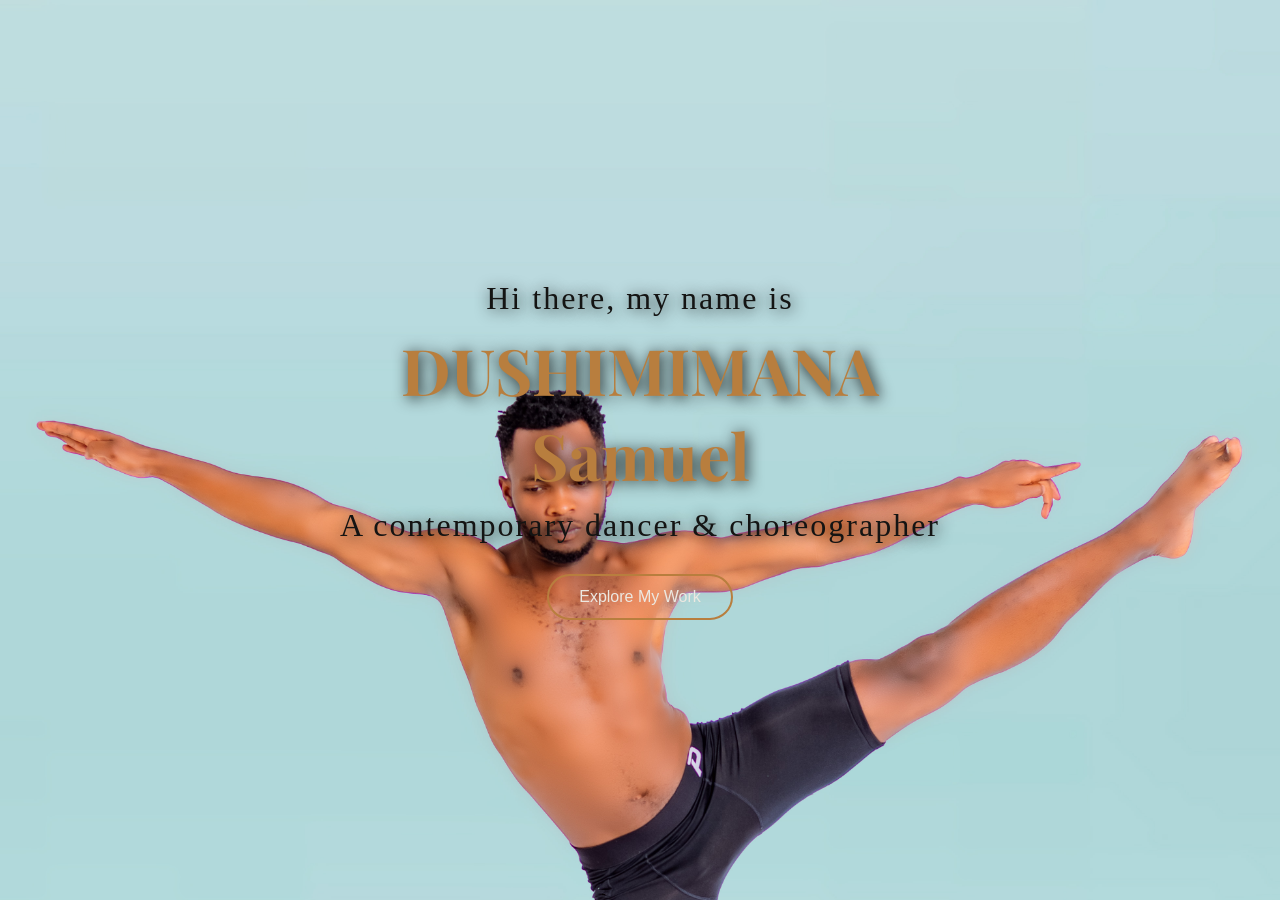
<file: index.html>
<!DOCTYPE html>
<html lang="en">
<head>
  <meta charset="UTF-8">
  <meta name="viewport" content="width=device-width, initial-scale=1.0">
  <title>Samuel | Choreographer</title>
  <link href="https://fonts.googleapis.com/css2?family=Playfair+Display:wght@500;700&family=Raleway:wght@300;500;700&display=swap" rel="stylesheet">
  <link rel="stylesheet" href="index.css">
</head>
<body>
<div class="headline fade-in">
  <p>Hi there, my name is</p>
  <h1>DUSHIMIMANA Samuel</h1>
  <p class="subtitle">A contemporary dancer & choreographer</p>
  <button class="cta-btn"><a href="home.html">Explore My Work</a></button>
</div>

  <script>
    document.addEventListener("DOMContentLoaded", () => {
      document.querySelector(".headline").classList.add("show");
    });
  </script>
</body>
</html>
</file>
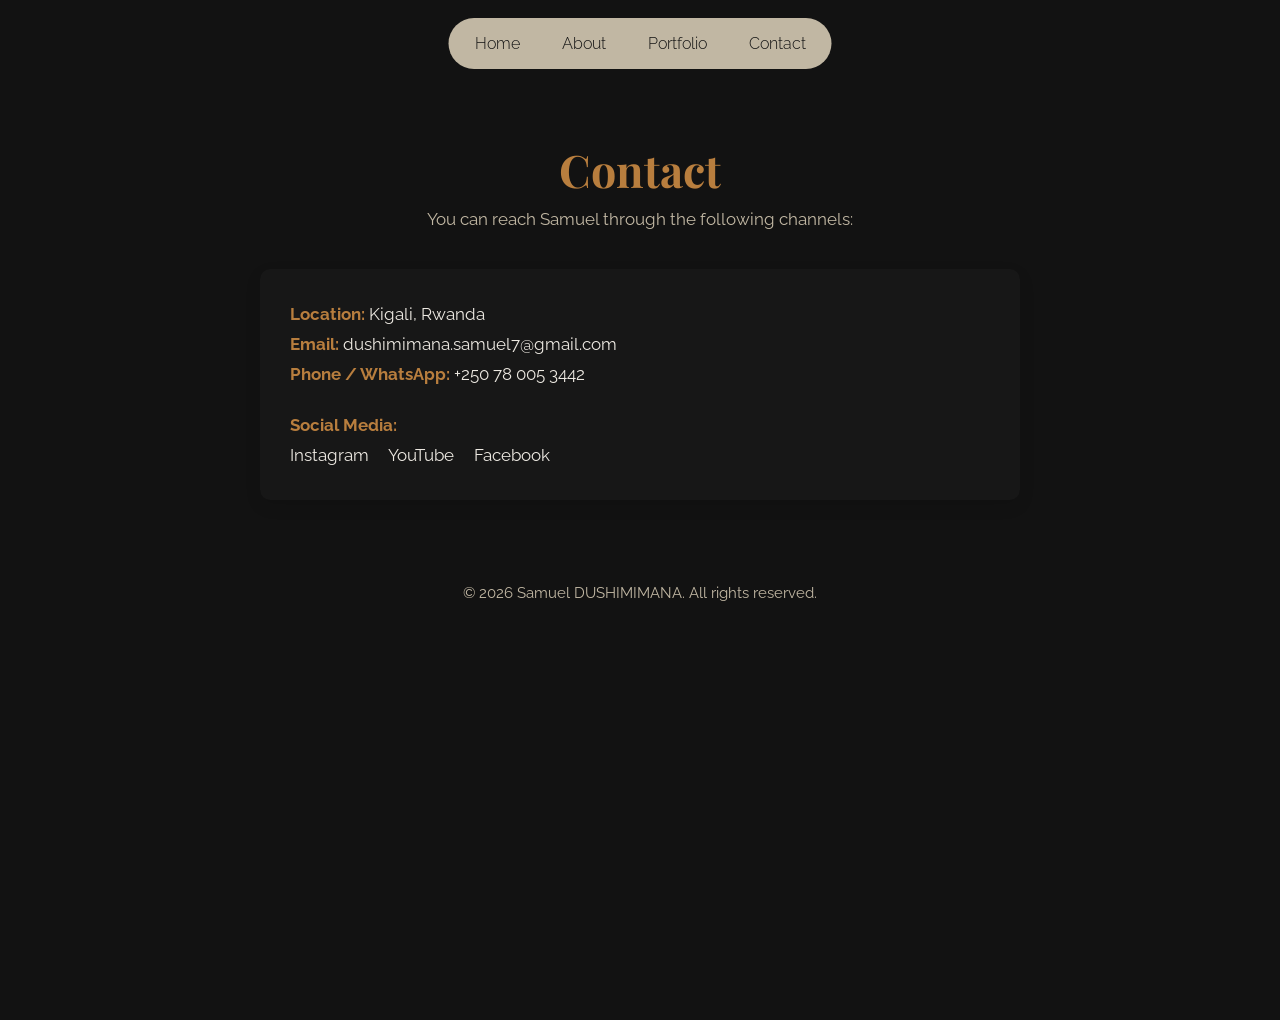
<file: contact.html>
<!DOCTYPE html>
<html lang="en">
<head>
  <meta charset="UTF-8" />
  <meta name="viewport" content="width=device-width, initial-scale=1.0" />
  <title>Contact — Samuel DUSHIMIMANA</title>
  <link href="https://fonts.googleapis.com/css2?family=Playfair+Display:wght@500;700&family=Raleway:wght@200;300;400;600&display=swap" rel="stylesheet">
  <link rel="stylesheet" href="contact.css">
</head>
<body>

  <!-- Navigation -->
  <nav>
    <a href="index.html">Home</a>
    <a href="home.html">About</a>
    <a href="pic.html" target="_parent">Portfolio</a>
    <a href="contact.html" target="_parent">Contact</a>
  </nav>

  <!-- Main Content -->
  <main>
    <h1>Contact</h1>
    <p class="lead">You can reach Samuel through the following channels:</p>

    <div class="contact-info">
      <p><strong>Location:</strong> Kigali, Rwanda</p>
      <p><strong>Email:</strong> dushimimana.samuel7@gmail.com</p>
      <p><strong>Phone / WhatsApp:</strong> +250 78 005 3442</p>

      <div class="social-links">
        <strong>Social Media:</strong><br>
        <a href="https://www.instagram.com/sam_art_100/" target="_blank">Instagram</a>
        <a href="https://www.youtube.com/@samueldushimimana" target="_blank">YouTube</a>
        <a href="https://www.facebook.com/samueldushimimana" target="_blank">Facebook</a>
      </div>
    </div>
  </main>

  <!-- Footer -->
  <footer>
    <p>&copy; <span id="year"></span> Samuel DUSHIMIMANA. All rights reserved.</p>
  </footer>

  <script>
    document.getElementById('year').textContent = new Date().getFullYear();
  </script>

</body>
</html>
</file>
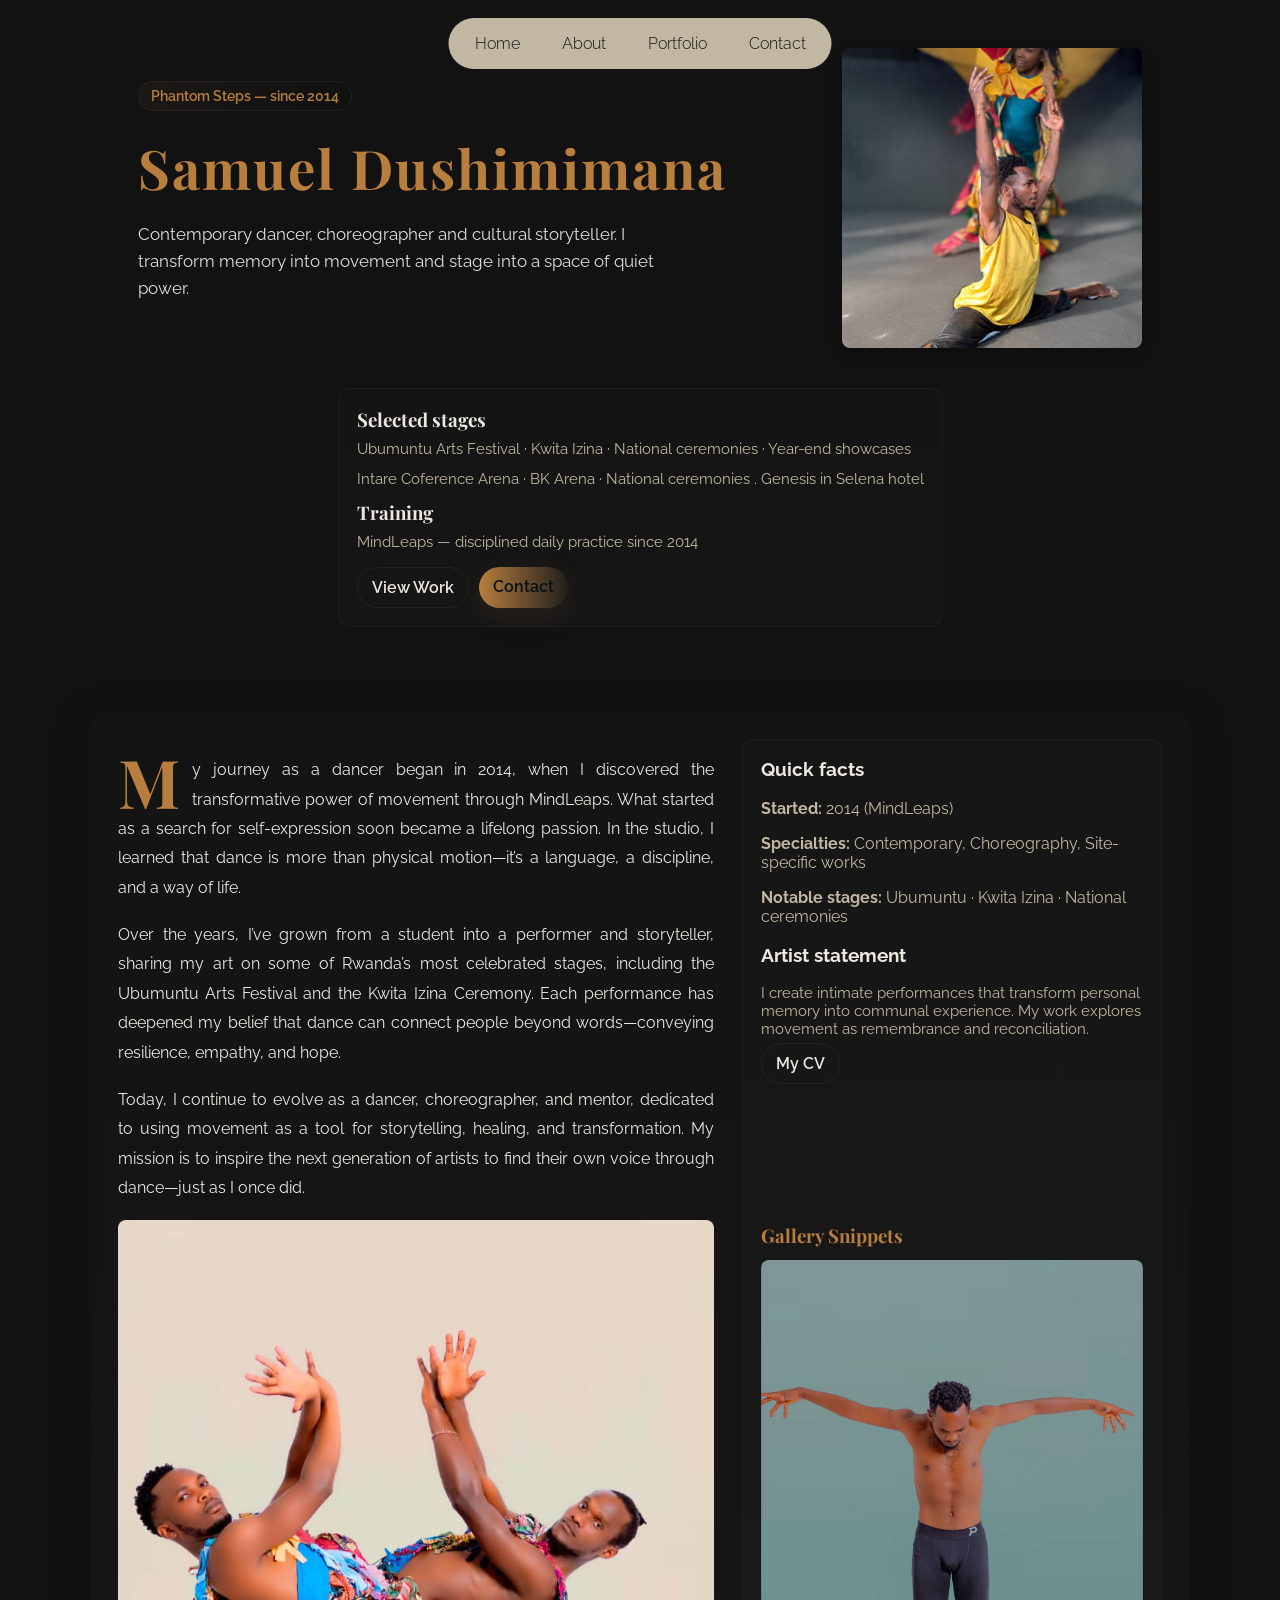
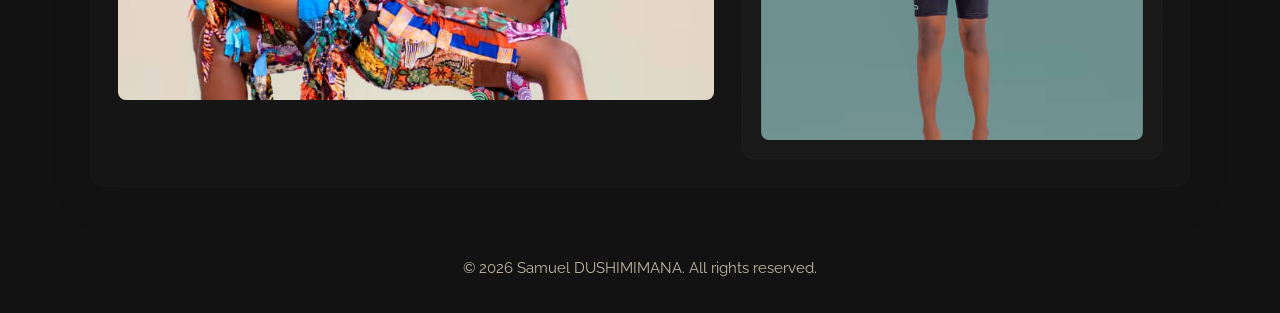
<file: home.html>
<!DOCTYPE html>
<html lang="en">
<head>
  <meta charset="UTF-8" />
  <meta name="viewport" content="width=device-width, initial-scale=1.0" />
  <title>Samuel DUSHIMIMANA — Phantom Steps</title>
  <link rel="stylesheet" href="home.css">
  <link href="https://fonts.googleapis.com/css2?family=Playfair+Display:wght@500;700&family=Raleway:wght@200;300;400;600&display=swap" rel="stylesheet">
</head>
<body>
  <div id="preloader">
    <div class="loader"></div>
  </div>

  <nav>
    <a href="index.html">Home</a>
    <a href="home.html">About</a>
    <a href="pic.html" target="_parent">Portfolio</a>
    <a href="contact.html" target="_parent">Contact</a>
  </nav>

  <section class="hero" aria-label="Intro">
    <div class="hero-inner">
      <div class="hero-left">
        <span class="badge">Phantom Steps — since 2014</span>
        <h1 class="title">Samuel Dushimimana</h1>
        <p class="lead">Contemporary dancer, choreographer and cultural storyteller. I transform memory into movement and stage into a space of quiet power.</p>
      </div>
      <div>
        <img src="pics/p13.jpg" alt="pic1"style="width: 300px; height: 300px; border-radius: 8px; object-fit: cover; box-shadow: 0 4px 12px rgba(0,0,0,0.3);">
      </div>
      <div class="hero-right" style="min-width:320px;">
        <aside style="padding:18px;border-radius:12px;background:linear-gradient(180deg, rgba(255,255,255,0.01), rgba(255,255,255,0.02));border:1px solid rgba(255,255,255,0.03);">
          <div class="meta">
            <h3>Selected stages</h3>
            <p>Ubumuntu Arts Festival · Kwita Izina · National ceremonies · Year-end showcases</p>
            <p>Intare Coference Arena · BK Arena · National ceremonies . Genesis in Selena hotel</p>
            <h3>Training</h3>
            <p>MindLeaps — disciplined daily practice since 2014</p>
            <div class="cta">
              <a class="btn" href="pic.html">View Work</a>
              <a class="btn primary" href="contact.html">Contact</a>
            </div>
          </div>
        </aside>
      </div>
    </div>
  </section>

  <main>
    <div class="grid">
      <article id="statement">
        <p class="reveal"><span class="dropcap">M</span>y journey as a dancer began in 2014, when I discovered the transformative power of movement through MindLeaps. What started as a search for self-expression soon became a lifelong passion. In the studio, I learned that dance is more than physical motion—it’s a language, a discipline, and a way of life.</p>

        <p class="reveal">Over the years, I’ve grown from a student into a performer and storyteller, sharing my art on some of Rwanda’s most celebrated stages, including the Ubumuntu Arts Festival and the Kwita Izina Ceremony. Each performance has deepened my belief that dance can connect people beyond words—conveying resilience, empathy, and hope.</p>

        <p class="reveal">Today, I continue to evolve as a dancer, choreographer, and mentor, dedicated to using movement as a tool for storytelling, healing, and transformation. My mission is to inspire the next generation of artists to find their own voice through dance—just as I once did.</p>
        <img src="pics/p22.jpg" alt="Snippet 2" style="width: 100%; height: 30rem; border-radius: 8px; object-fit: cover;">
      </article>

      <aside>
        <h3 style="margin-top:0">Quick facts</h3>
        <p style="color:var(--muted)"><strong>Started:</strong> 2014 (MindLeaps)</p>
        <p style="color:var(--muted)"><strong>Specialties:</strong> Contemporary, Choreography, Site-specific works</p>
        <p style="color:var(--muted)"><strong>Notable stages:</strong> Ubumuntu · Kwita Izina · National ceremonies</p>
        <h3 style="margin-top:18px">Artist statement</h3>
        <p style="color:var(--muted);font-size:.95rem">I create intimate performances that transform personal memory into communal experience. My work explores movement as remembrance and reconciliation.</p>
        <div style="margin-top:14px">
          <a class="btn" href="Samuel's Resume.pdf" target="_blank">My CV</a>
        </div>
        <div style="margin-top: 24px;">
  <h3 style="color: var(--accent); font-family: 'Playfair Display', serif; margin: 150px 0 12px 0;">Gallery Snippets</h3>
  <div style="display: grid; grid-template-rows: repeat(auto-fit, minmax(120px, 1fr)); gap: 10px;">
    <img src="pics/p21.jpg" alt="Snippet 1" style="width: 100%; height: 30rem; border-radius: 8px; object-fit: cover;">
  </div>
</div>
      </aside>
    </div>
  </main>

  <footer>
    <p>&copy; <span id="year"></span> Samuel DUSHIMIMANA. All rights reserved.</p>
  </footer>

  <script>
    // set year
    document.getElementById('year').textContent = new Date().getFullYear();

    // simple reveal on scroll
    const revealEls = document.querySelectorAll('.reveal');
    const io = new IntersectionObserver((entries)=>{
      entries.forEach(e=>{ if(e.isIntersecting){ e.target.classList.add('show'); io.unobserve(e.target); } })
    },{threshold:0.15});
    revealEls.forEach(el=>io.observe(el));

    // preloader

  const MIN_PRELOADER_TIME = 1500;

  const start = performance.now();

  window.addEventListener("load", function () {
    const duration = performance.now() - start;
    const remaining = MIN_PRELOADER_TIME - duration;

    setTimeout(() => {
      document.body.classList.add("loaded");
      setTimeout(() => {
        const preloader = document.getElementById("preloader");
        if (preloader) preloader.style.display = "none";
      }, 600); 
    }, remaining > 0 ? remaining : 0);
  });
  </script>
</body>
</html>
</file>
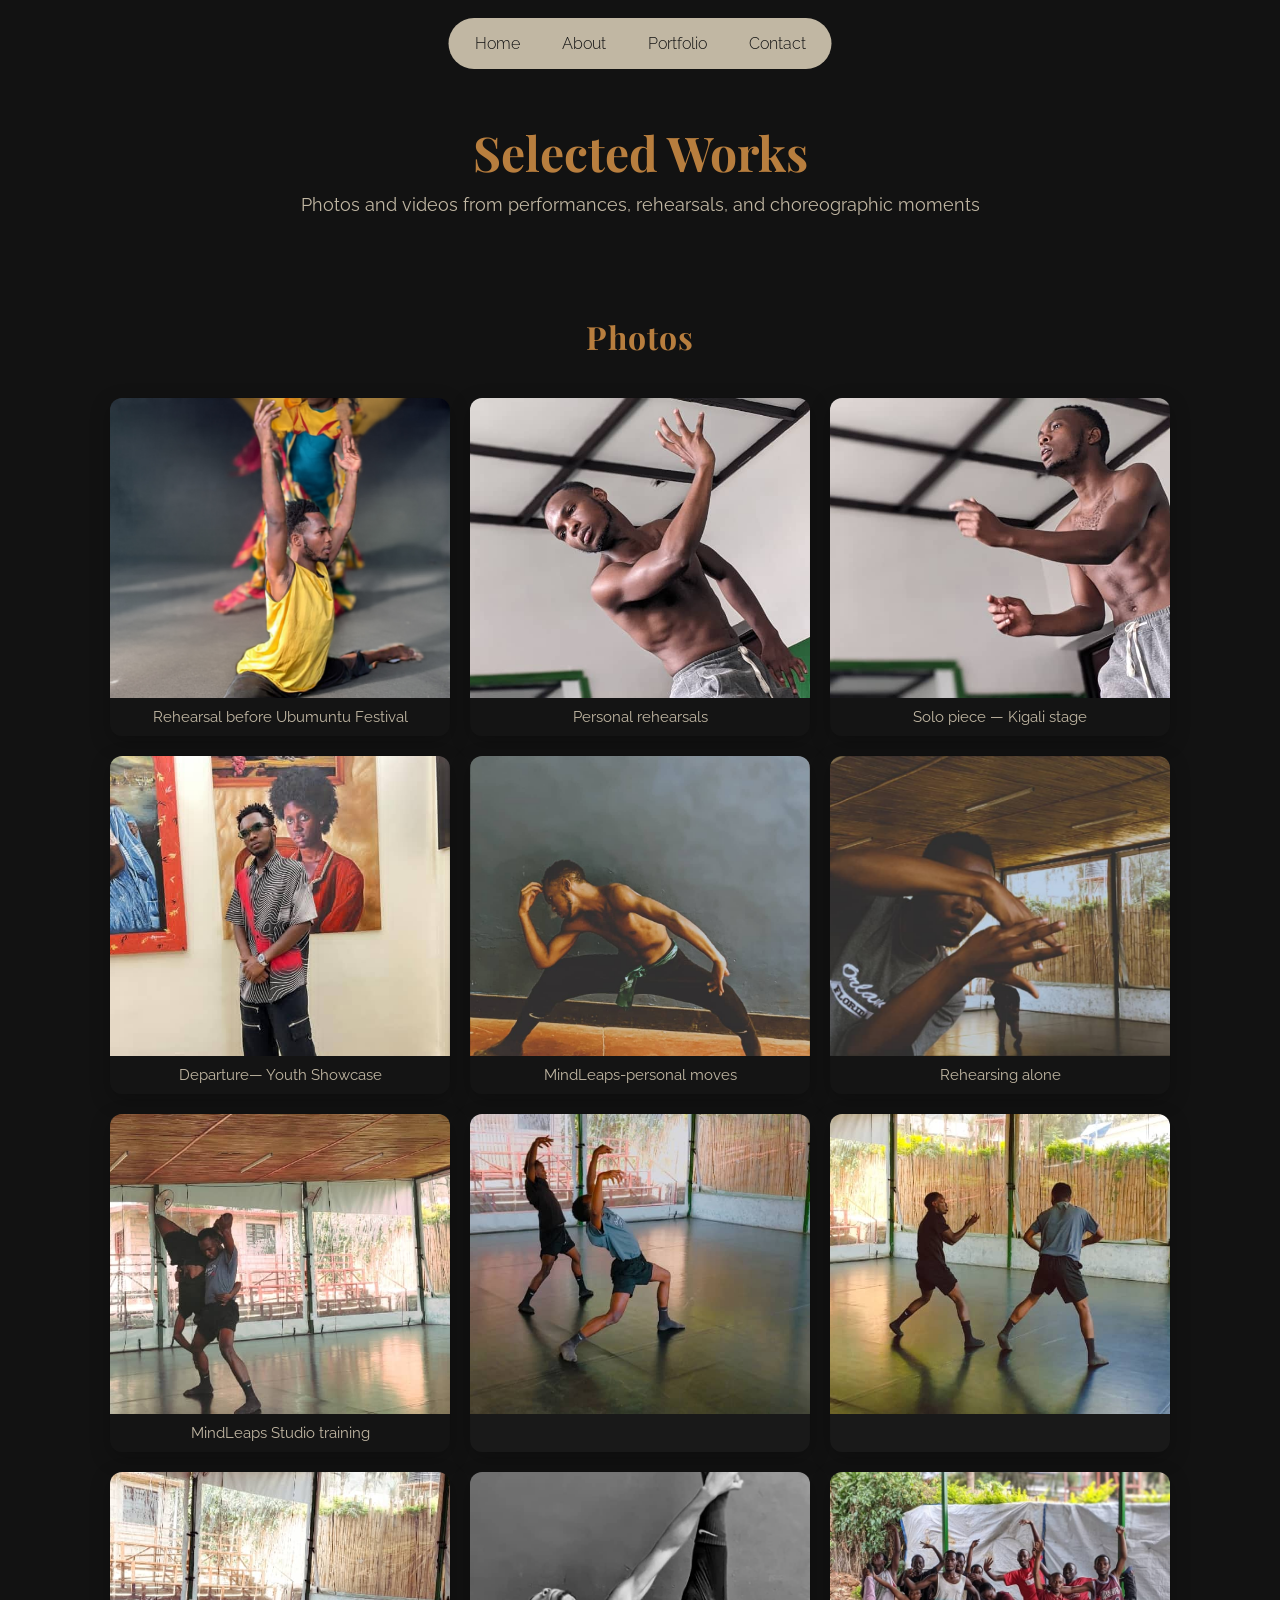
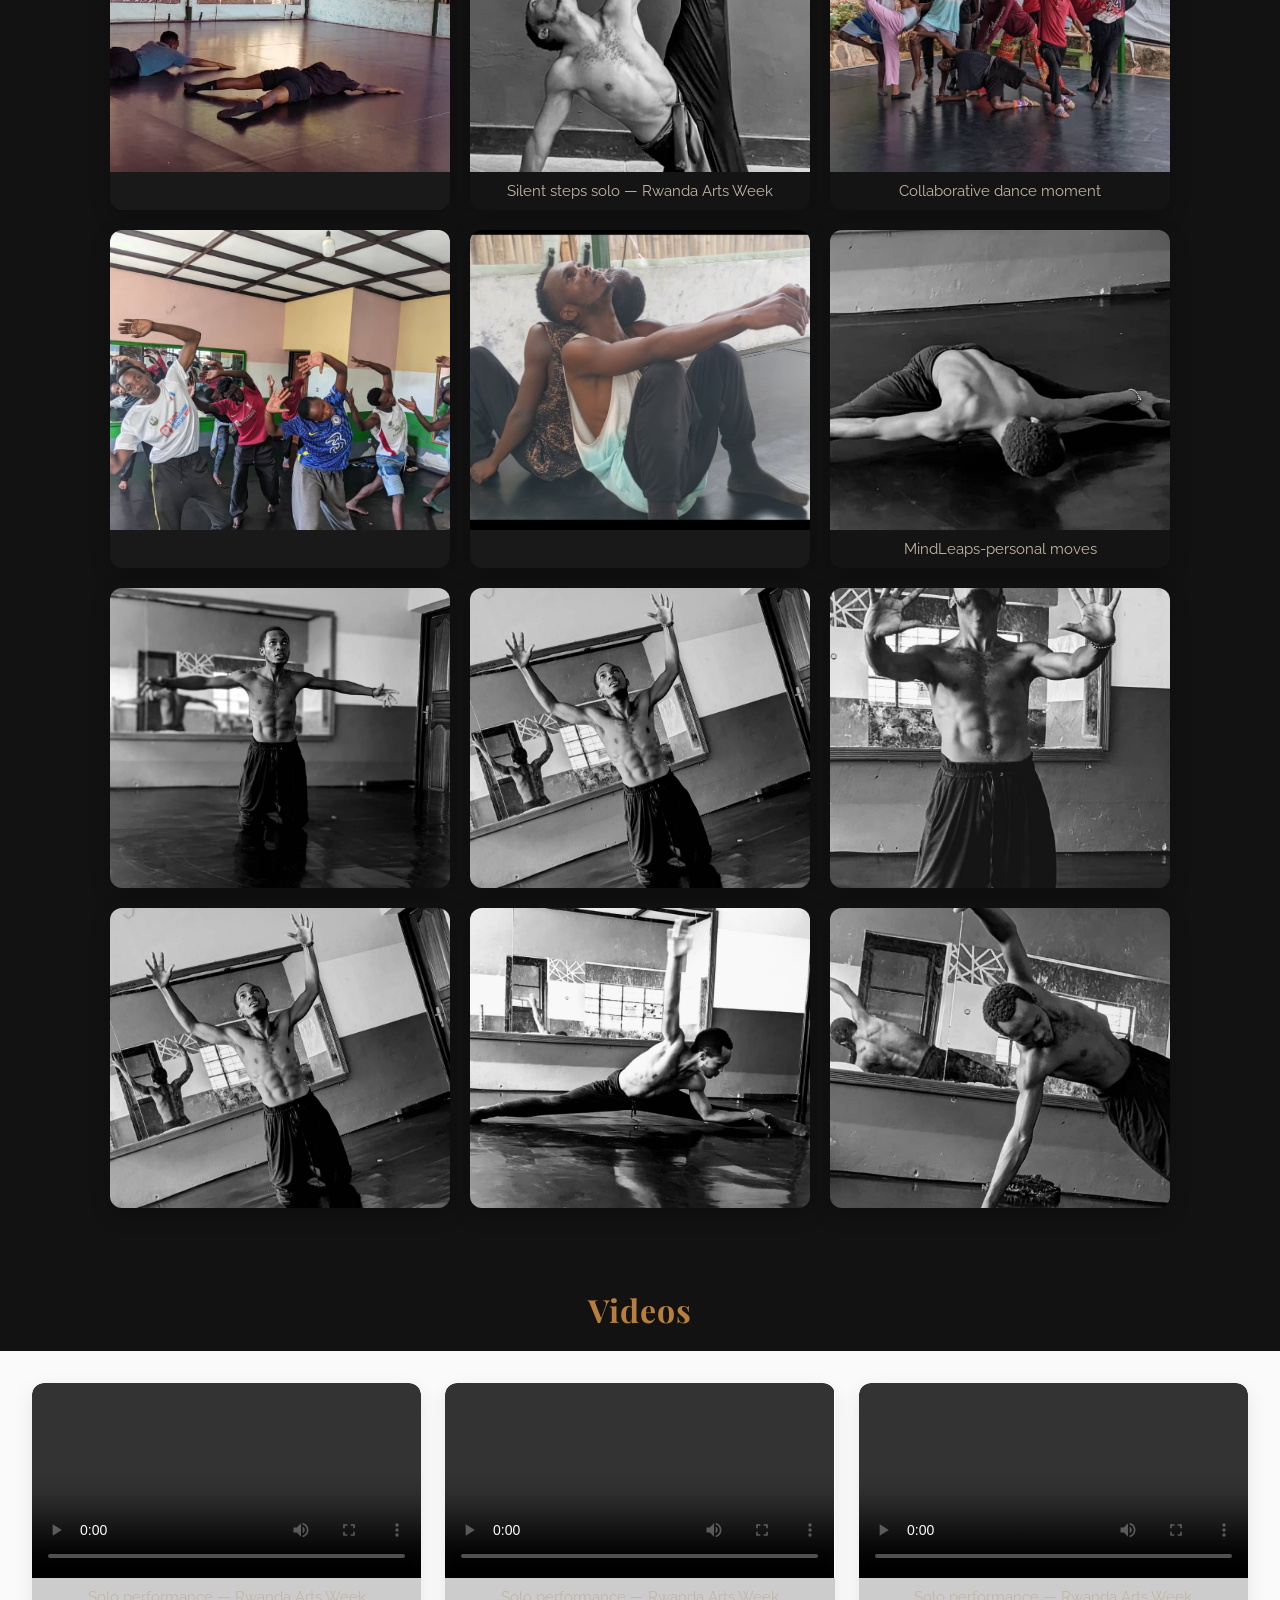
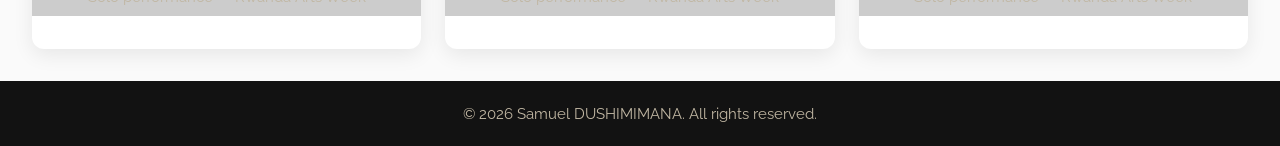
<file: pic.html>
<!DOCTYPE html>
<html lang="en">
<head>
  <meta charset="UTF-8" />
  <meta name="viewport" content="width=device-width, initial-scale=1.0"/>
  <title>Samuel DUSHIMIMANA — Portfolio</title>
  <link href="https://fonts.googleapis.com/css2?family=Playfair+Display:wght@500;700&family=Raleway:wght@200;300;400;600&display=swap" rel="stylesheet">
  <link rel="stylesheet" href="pic.css">
</head>
<body>

  <div id="preloader">
    <div class="loader"></div>
  </div>

  <!-- Navigation -->
  <nav>
    <a href="index.html">Home</a>
    <a href="home.html">About</a>
    <a href="pic.html" target="_parent">Portfolio</a>
    <a href="contact.html" target="_parent">Contact</a>
  </nav>

  <!-- Header -->
  <header>
    <h1>Selected Works</h1>
    <p>Photos and videos from performances, rehearsals, and choreographic moments</p>
  </header>

  <!-- PHOTO Section -->
  <h2 class="section-title">Photos</h2>
  <section class="portfolio-grid">
    <div class="portfolio-item">
      <img src="pics/p13.jpg" alt="Image 0">
      <div class="description">Rehearsal before Ubumuntu Festival</div>
    </div>
    <div class="portfolio-item">
      <img src="pics/p1.jpg" alt="Image 1">
      <div class="description">Personal rehearsals</div>
    </div>
    <div class="portfolio-item">
      <img src="pics/p2.jpg" alt="Image 2">
      <div class="description">Solo piece — Kigali stage</div>
    </div>
    <div class="portfolio-item">
      <img src="pics/p3.jpg" alt="Image 3">
      <div class="description">Departure— Youth Showcase</div>
    </div>
    <div class="portfolio-item">
      <img src="pics/p4.jpg" alt="Image 4">
      <div class="description">MindLeaps-personal moves</div>
    </div>
    <div class="portfolio-item">
      <img src="pics/p5.jpg" alt="Image 5">
      <div class="description">Rehearsing alone</div>
    </div>
    <div class="portfolio-item">
      <img src="pics/p6.jpg" alt="Image 6">
      <div class="description">MindLeaps Studio training</div>
    </div>
    <div class="portfolio-item">
      <img src="pics/p7.jpg" alt="Image 7">
    </div>
    <div class="portfolio-item">
      <img src="pics/p8.jpg" alt="Image 8">
    </div>
    <div class="portfolio-item">
      <img src="pics/p9.jpg" alt="Image 9">
    </div>
    <div class="portfolio-item">
      <img src="pics/p10.jpg" alt="Image 10">
      <div class="description">Silent steps solo — Rwanda Arts Week</div>
    </div>
    <div class="portfolio-item">
      <img src="pics/p11.jpg" alt="Image 11">
      <div class="description">Collaborative dance moment</div>
    </div>
    <div class="portfolio-item">
      <img src="pics/p12.jpg" alt="Image 12">
    </div>
    <div class="portfolio-item">
      <img src="pics/42.png" alt="Image 13">
    </div>
    <div class="portfolio-item">
      <img src="pics/p14.jpg" alt="Image 14">
      <div class="description">MindLeaps-personal moves</div>
    </div>
    <div class="portfolio-item">
      <img src="pics/p15.jpg" alt="Image 15">
    </div>
    <div class="portfolio-item">
      <img src="pics/p16.jpg" alt="Image 16">

    </div>
    <div class="portfolio-item">
      <img src="pics/p17.jpg" alt="Image 17">
    </div>
    <div class="portfolio-item">
      <img src="pics/p18.jpg" alt="Image 18">
    </div>
    <div class="portfolio-item">
      <img src="pics/p19.jpg" alt="Image 19">
    </div>
    <div class="portfolio-item">
      <img src="pics/p20.jpg" alt="Image 20">
    </div>
  </section>
  <!-- VIDEO Section -->
  <h2 class="section-title">Videos</h2> 
  <section class="video-grid">
    <div class="video-item">
      <video controls>
        <source src="https://res.cloudinary.com/daajr1k4f/video/upload/v1761311015/4_mez79o.mp4" type="video/mp4">
        Your browser does not support the video tag.
      </video>
      <div class="description">Solo performance — Rwanda Arts Week</div>  
    </div>
    <div class="video-item">
      <video controls>
        <source src="https://res.cloudinary.com/daajr1k4f/video/upload/v1761311020/3_fm3vq9.mp4" type="video/mp4">
        Your browser does not support the video tag.
      </video>
      <div class="description">Solo performance — Rwanda Arts Week</div>  
    </div>
    <div class="video-item">
      <video controls>
        <source src="https://res.cloudinary.com/daajr1k4f/video/upload/v1761311016/7_gdpgfp.mp4" type="video/mp4">
        Your browser does not support the video tag.
      </video>
      <div class="description">Solo performance — Rwanda Arts Week</div>
    </div>
  </section>

  <!-- Footer -->
  <footer>
    <p>&copy; <span id="year"></span> Samuel DUSHIMIMANA. All rights reserved.</p>
  </footer>

  <!-- JS: Year -->
  <script>
    document.getElementById('year').textContent = new Date().getFullYear();

     // preloader

  const MIN_PRELOADER_TIME = 1500;

  const start = performance.now();

  window.addEventListener("load", function () {
    const duration = performance.now() - start;
    const remaining = MIN_PRELOADER_TIME - duration;

    setTimeout(() => {
      document.body.classList.add("loaded");
      setTimeout(() => {
        const preloader = document.getElementById("preloader");
        if (preloader) preloader.style.display = "none";
      }, 600); 
    }, remaining > 0 ? remaining : 0);
  });
  </script>

</body>
</html>
</file>
<file: index.css>
* {
  margin: 0;
  padding: 0;
  box-sizing: border-box;
}

html, body {
  margin: 0;
  padding: 0;
  width: 100%;
  height: 100%;
}

body {
  color: #ECE8E1;
  min-height: 100vh; 
  background-image: url("./pics/p23.jpg");
  background-size: cover;        
  background-position: top center; 
  background-repeat: no-repeat;
  background-attachment: scroll; 

}

.headline {
  position: absolute;
  top: 50%;
  left: 50%;
  transform: translate(-50%, -50%);
  text-align: center;
  text-shadow: 2px 2px 15px rgba(0,0,0,0.9);
  opacity: 0;
  transition: opacity 1.5s ease-in-out;
}

.headline.show {
  opacity: 1;
}

.headline p {
  font-size: 2rem;
  font-weight: 300;
  letter-spacing: 2px;
  color: #141413; 
}

.headline h1 {
  font-family: "Playfair Display", serif;
  font-size: 4rem;
  color: #B87E3E; 
  margin: 10px 0;
}

.subtitle {
  font-size: 1.2rem;
  font-weight: 400;
  margin-bottom: 30px;
  color: #C1B7A3; 
}

.cta-btn {
  background: transparent;
  border: 2px solid #B87E3E; 
  padding: 12px 30px;
  border-radius: 30px;
  transition: all 0.3s ease;
}

.cta-btn a {
  text-decoration: none;
  color: #ECE8E1; /* Soft warm off-white */
  font-size: 1rem;
  font-weight: 500;
}

.cta-btn:hover {
  background: #B87E3E; /* Bronze background */
  box-shadow: 0 0 15px #B87E3E;
}

.cta-btn:hover a {
  color: #121212; /* Dark text on hover */
}

/* ------------------------------------- */
/* 📱 RESPONSIVENESS STARTS HERE */
/* ------------------------------------- */

/* Medium screens (tablets, landscape phones) */
@media (max-width: 1024px) {
  .headline h1 {
    font-size: 3rem;
  }

  .headline p {
    font-size: 1.2rem;
  }

  .subtitle {
    font-size: 1rem;
  }

  .cta-btn {
    padding: 10px 25px;
  }
}

/* Small screens (phones in portrait) */
@media (max-width: 600px) {
  body, html {
    overflow: auto; /* Allow scroll on very small screens */
  }

  #bg-video {
    object-position: 50% 50%;
  }

  .headline {
    width: 90%;
    top: 55%;
    transform: translate(-50%, -50%);
  }

  .headline p {
    font-size: 1rem;
    letter-spacing: 1px;
  }

  .headline h1 {
    font-size: 2rem;
    margin: 8px 0;
  }

  .subtitle {
    font-size: 0.95rem;
    margin-bottom: 20px;
  }

  .cta-btn {
    padding: 10px 22px;
    border-radius: 25px;
  }

  .cta-btn a {
    font-size: 0.9rem;
  }
}

/* Very small screens (e.g., older phones, <380px wide) */
@media (max-width: 380px) {
  .headline h1 {
    font-size: 1.6rem;
  }

  .headline p,
  .subtitle {
    font-size: 0.9rem;
  }

  .cta-btn {
    padding: 8px 18px;
  }
}
</file>
<file: contact.css>
:root {
  --bg-dark: #121212;
  --mist: #ECE8E1; 
  --accent: #B87E3E; 
  --muted: #C1B7A3; 
  --glass: rgba(255, 255, 255, 0.03);
  --max-width: 800px;
}

* {
  box-sizing: border-box;
  margin: 0;
  padding: 0;
}

html, body {
  font-family: 'Raleway', sans-serif;
  background: var(--bg-dark);
  color: var(--mist);
  min-height: 100vh;
}

nav {
  position: fixed;
  top: 18px;
  left: 50%;
  transform: translateX(-50%);
  z-index: 40;
  background-color: var(--muted);
  padding: 8px 14px;
  border-radius: 30px;
  display: flex;
  gap: 18px;
  flex-wrap: wrap; /* allows wrapping on small screens */
}

nav a {
  color: var(--bg-dark);
  text-decoration: none;
  font-weight: 300;
  padding: 8px 12px;
  border-radius: 8px;
  transition: all 0.25s;
}

nav a:hover {
  background-color: var(--bg-dark);
  color: var(--mist);
  box-shadow: 0 6px 18px rgba(119,184,209,0.06);
}

main {
  max-width: var(--max-width);
  margin: 120px auto 40px;
  padding: 20px;
}

h1 {
  font-family: 'Playfair Display', serif;
  font-size: 2.8rem;
  color: var(--accent);
  margin-bottom: 10px;
  text-align: center;
}

p.lead {
  text-align: center;
  font-size: 1.05rem;
  color: var(--muted);
  margin-bottom: 40px;
}

.contact-info {
  background: rgba(255,255,255,0.02);
  border-radius: 10px;
  padding: 30px;
  box-shadow: 0 6px 16px rgba(0,0,0,0.1);
  font-size: 1.05rem;
  line-height: 1.8;
}

.contact-info strong {
  color: var(--accent);
}

.social-links {
  margin-top: 20px;
}

.social-links a {
  margin-right: 16px;
  text-decoration: none;
  color: var(--mist);
  transition: color 0.3s;
}

.social-links a:hover {
  color: var(--accent);
}

footer {
  text-align: center;
  padding: 24px;
  color: var(--muted);
  font-size: 0.92rem;
}

/* ---------------------------- */
/* 📱 RESPONSIVE DESIGN SECTION */
/* ---------------------------- */

/* Medium screens (tablets and small laptops) */
@media (max-width: 900px) {
  h1 {
    font-size: 2.2rem;
  }

  main {
    margin-top: 100px;
    padding: 16px;
  }

  nav {
    gap: 10px;
    padding: 6px 10px;
  }

  nav a {
    padding: 6px 10px;
    font-size: 0.95rem;
  }
}

/* Small screens (phones) */
@media (max-width: 600px) {
  nav {
    top: 10px;
    flex-direction: column;
    align-items: center;
    padding: 10px;
    gap: 8px;
  }

  h1 {
    font-size: 1.8rem;
  }

  p.lead {
    font-size: 0.95rem;
    margin-bottom: 24px;
  }

  .contact-info {
    font-size: 0.95rem;
    padding: 20px;
  }

  .social-links a {
    display: inline-block;
    margin: 6px 8px 0 0;
  }

  footer {
    font-size: 0.85rem;
    padding: 18px;
  }
}
</file>
<file: home.css>
:root {
  --bg-dark: #121212;
  --mist: #ECE8E1;
  --accent: #B87E3E;
  --muted: #C1B7A3;
  --glass: rgba(255, 255, 255, 0.03);
  --max-width: 1100px;
}

* {
  box-sizing: border-box;
}

html, body {
  height: 100%;
  margin: 0;
  font-family: 'Raleway', sans-serif;
  background: var(--bg-dark);
  color: var(--mist);
}

/* === Preloader === */
#preloader {
  position: fixed;
  inset: 0;
  background: var(--bg-dark);
  z-index: 9999;
  display: flex;
  justify-content: center;
  align-items: center;
  transition: opacity 0.5s ease;
}

.loader {
  width: 60px;
  height: 60px;
  border: 6px solid rgba(255, 255, 255, 0.1);
  border-top-color: var(--accent);
  border-radius: 50%;
  animation: spin 1s linear infinite;
}

body.loaded #preloader {
  opacity: 0;
  pointer-events: none;
}

@keyframes spin {
  0% { transform: rotate(0deg); }
  100% { transform: rotate(360deg); }
}

/* === NAV === */
nav {
  position: fixed;
  top: 18px;
  left: 50%;
  transform: translateX(-50%);
  z-index: 40;
  background-color: var(--muted);
  padding: 8px 14px;
  border-radius: 30px;
  display: flex;
  gap: 18px;
  flex-wrap: wrap;
}

nav a {
  color: var(--bg-dark);
  text-decoration: none;
  font-weight: 300;
  padding: 8px 12px;
  border-radius: 8px;
  transition: all 0.25s;
}

nav a:hover {
  background-color: var(--bg-dark);
  color: var(--mist);
  box-shadow: 0 6px 18px rgba(184, 126, 62, 0.06);
}

/* === HERO SECTION === */
.hero {
  position: relative;
  min-height: 60vh;
  display: flex;
  align-items: center;
  justify-content: center;
  overflow: hidden;
}

.hero::after {
  content: "";
  position: absolute;
  inset: 0;
  background: linear-gradient(180deg, rgba(18,18,18,0.2), rgba(18,18,18,0.7));
  z-index: 1;
}

.hero-inner {
  position: relative;
  z-index: 2;
  max-width: var(--max-width);
  margin: 0 auto;
  padding: 48px;
  display: flex;
  flex-wrap: wrap;
  gap: 36px;
  align-items: center;
  justify-content: center;
  text-align: left;
}

.hero-left {
  flex: 1 1 300px;
}

.badge {
  display: inline-block;
  font-size: 0.85rem;
  padding: 6px 12px;
  border-radius: 999px;
  border: 1px solid rgba(236, 232, 225, 0.06);
  background: linear-gradient(90deg, rgba(184, 126, 62, 0.06), transparent);
  color: var(--accent);
  font-weight: 600;
  margin-bottom: 14px;
}

h1.title {
  font-family: 'Playfair Display', serif;
  font-size: 3.4rem;
  margin: 6px 0 8px;
  color: var(--accent);
  letter-spacing: 2px;
  animation: floaty 6s ease-in-out infinite;
}

@keyframes floaty {
  0% { transform: translateY(0); }
  50% { transform: translateY(-10px); }
  100% { transform: translateY(0); }
}

p.lead {
  font-size: 1.05rem;
  color: var(--mist);
  opacity: 0.95;
  line-height: 1.6;
  max-width: 56ch;
}

/* === MAIN CONTENT === */
main {
  max-width: var(--max-width);
  margin: 36px auto;
  padding: 28px;
  background: linear-gradient(180deg, rgba(236,232,225,0.01), rgba(236,232,225,0.02));
  border-radius: 14px;
  box-shadow: 0 10px 30px rgba(18,18,18,0.6);
  backdrop-filter: blur(6px);
}

.grid {
  display: grid;
  grid-template-columns: 1fr 420px;
  gap: 28px;
}

article {
  font-size: 1.02rem;
  line-height: 1.8;
  color: var(--mist);
}

article p {
  margin-bottom: 18px;
  text-align: justify;
}

.dropcap {
  float: left;
  font-family: 'Playfair Display', serif;
  font-size: 4.2rem;
  line-height: 0.8;
  margin-right: 12px;
  color: var(--accent);
  font-weight: 700;
}

/* === SIDEBAR === */
aside {
  padding: 18px;
  border-radius: 12px;
  background: linear-gradient(180deg, rgba(236,232,225,0.01), rgba(236,232,225,0.02));
  border: 1px solid rgba(236,232,225,0.03);
}

.meta h3 {
  font-family: 'Playfair Display', serif;
  margin: 0 0 8px;
  color: var(--mist);
}

.meta p {
  margin: 0 0 12px;
  color: var(--muted);
  font-size: 0.95rem;
}

.cta {
  display: flex;
  flex-wrap: wrap;
  gap: 10px;
  margin-top: 16px;
}

.btn {
  padding: 10px 14px;
  border-radius: 999px;
  border: 1px solid rgba(236,232,225,0.06);
  text-decoration: none;
  color: var(--mist);
  font-weight: 600;
  background: transparent;
  transition: all 0.28s;
}

.btn.primary {
  background: linear-gradient(90deg, var(--accent), rgba(201,182,139,0.06));
  color: #071018;
  border: none;
  box-shadow: 0 8px 30px rgba(184,126,62,0.12);
}

.btn:hover {
  transform: translateY(-4px);
}

/* === FOOTER === */
footer {
  max-width: var(--max-width);
  margin: 28px auto;
  padding: 22px;
  text-align: center;
  color: var(--muted);
  font-size: 0.92rem;
}

/* === ANIMATIONS === */
.reveal {
  opacity: 0;
  transform: translateY(18px);
  transition: all 0.9s cubic-bezier(0.16, 0.84, 0.44, 1);
}
.reveal.show {
  opacity: 1;
  transform: none;
}

/* ============================================= */
/* 📱 RESPONSIVENESS */
/* ============================================= */

/* Tablets */
@media (max-width: 1024px) {
  h1.title {
    font-size: 2.8rem;
  }

  .grid {
    grid-template-columns: 1fr;
  }

  .hero-inner {
    flex-direction: column;
    text-align: center;
  }

  .hero-left {
    text-align: center;
  }

  p.lead {
    margin: 0 auto;
  }

  aside {
    margin-top: 24px;
  }
}

/* Phones */
@media (max-width: 600px) {
  nav {
    top: 10px;
    padding: 6px 10px;
    gap: 8px;
  }

  h1.title {
    font-size: 2.2rem;
    letter-spacing: 1px;
  }

  p.lead {
    font-size: 0.95rem;
    line-height: 1.5;
  }

  .dropcap {
    font-size: 3rem;
    margin-right: 8px;
  }

  .hero-inner {
    padding: 20px;
  }

  .grid {
    gap: 20px;
  }

  main {
    padding: 18px;
    margin: 20px 10px;
  }

  footer {
    font-size: 0.85rem;
  }

  img {
    max-width: 100%;
    height: auto !important;
  }
}

/* Extra small (older phones) */
@media (max-width: 380px) {
  h1.title {
    font-size: 1.8rem;
  }
  p.lead {
    font-size: 0.9rem;
  }
  nav {
    flex-direction: column;
    align-items: center;
  }
}
</file>
<file: pic.css>
:root {
  --bg-dark: #121212;
  --mist: #ECE8E1;
  --accent: #B87E3E;
  --muted: #C1B7A3;
  --glass: rgba(255, 255, 255, 0.03);
  --max-width: 1100px;
}

* {
  box-sizing: border-box;
  margin: 0;
  padding: 0;
}

html, body {
  font-family: 'Raleway', sans-serif;
  background: var(--bg-dark);
  color: var(--mist);
  scroll-behavior: smooth;
}

/* === PRELOADER === */
#preloader {
  position: fixed;
  inset: 0;
  background: var(--bg-dark);
  z-index: 9999;
  display: flex;
  justify-content: center;
  align-items: center;
  transition: opacity 0.6s ease;
}

.loader {
  width: 60px;
  height: 60px;
  border: 6px solid rgba(255, 255, 255, 0.1);
  border-top-color: var(--accent);
  border-radius: 50%;
  animation: spin 1s linear infinite;
}

body.loaded #preloader {
  opacity: 0;
  pointer-events: none;
}

@keyframes spin {
  to { transform: rotate(360deg); }
}

/* === NAVIGATION === */
nav {
  position: fixed;
  top: 18px;
  left: 50%;
  transform: translateX(-50%);
  z-index: 40;
  background-color: var(--muted);
  padding: 8px 14px;
  border-radius: 30px;
  display: flex;
  gap: 18px;
  flex-wrap: wrap;
}

nav a {
  color: var(--bg-dark);
  text-decoration: none;
  font-weight: 300;
  padding: 8px 12px;
  border-radius: 8px;
  transition: all 0.25s;
}

nav a:hover {
  background-color: var(--bg-dark);
  color: var(--mist);
  box-shadow: 0 6px 18px rgba(184, 126, 62, 0.06);
}

/* === HEADER === */
header {
  text-align: center;
  padding: 120px 20px 40px;
  max-width: var(--max-width);
  margin: 0 auto;
}

header h1 {
  font-family: 'Playfair Display', serif;
  font-size: 3rem;
  color: var(--accent);
  margin-bottom: 10px;
}

header p {
  font-size: 1.1rem;
  color: var(--muted);
  max-width: 700px;
  margin: 0 auto;
}

/* === SECTION TITLE === */
h2.section-title {
  font-family: 'Playfair Display', serif;
  font-size: 2rem;
  color: var(--accent);
  margin: 60px auto 20px;
  text-align: center;
  letter-spacing: 1px;
}

/* === PORTFOLIO GRID === */
.portfolio-grid {
  display: grid;
  grid-template-columns: repeat(auto-fit, minmax(280px, 1fr));
  gap: 20px;
  max-width: var(--max-width);
  margin: 0 auto;
  padding: 20px;
}

.portfolio-item {
  background: var(--glass);
  border-radius: 12px;
  overflow: hidden;
  box-shadow: 0 6px 20px rgba(0, 0, 0, 0.25);
  transition: transform 0.3s ease, box-shadow 0.3s ease;
}

.portfolio-item:hover {
  transform: scale(1.02);
  box-shadow: 0 10px 28px rgba(184, 126, 62, 0.15);
}

.portfolio-item img {
  width: 100%;
  display: block;
  object-fit: cover;
  height: 300px;
  transition: filter 0.3s ease;
}

.portfolio-item:hover img {
  filter: brightness(1.1);
}

.description {
  padding: 10px 12px;
  font-size: 0.95rem;
  color: var(--muted);
  text-align: center;
  background: rgba(0, 0, 0, 0.2);
}
/* video */
.video-grid {
  display: grid;
  grid-template-columns: repeat(auto-fit, minmax(300px, 1fr));
  gap: 1.5rem;
  padding: 2rem;
  background: #fafafa;
  height: 330px;
}

/* Each video card */
.video-item {
  position: relative;
  overflow: hidden;
  border-radius: 12px;
  box-shadow: 0 6px 20px rgba(0, 0, 0, 0.08);
  background: #fff;
  transition: transform 0.3s ease, box-shadow 0.3s ease;
}

.video-item:hover {
  transform: translateY(-6px);
  box-shadow: 0 12px 30px rgba(0, 0, 0, 0.12);
}

/* Video styling */
.video-item video {
  width: 100%;
  display: block;
  border-radius: 12px 12px 0 0;
}


/* Optional hover effect for text */
.video-item:hover .description {
  color: #111;
}

@media (max-width: 600px) {
  .portfolio-grid {
    padding: 1rem;
    gap: 1rem;
  }

  .description {
    font-size: 0.9rem;
  }
}


/* === FOOTER === */
footer {
  text-align: center;
  padding: 24px;
  color: var(--muted);
  font-size: 0.92rem;
}

/* === RESPONSIVENESS === */
@media (max-width: 1024px) {
  header h1 {
    font-size: 2.5rem;
  }
}

@media (max-width: 768px) {
  nav {
    padding: 8px 10px;
    gap: 12px;
  }

  header {
    padding-top: 100px;
  }

  header h1 {
    font-size: 2.3rem;
  }

  .portfolio-item img {
    height: 250px;
  }
}

@media (max-width: 600px) {
  nav {
    top: 10px;
    flex-wrap: wrap;
    justify-content: center;
  }

  header h1 {
    font-size: 2rem;
  }

  header p {
    font-size: 1rem;
    padding: 0 10px;
  }

  h2.section-title {
    font-size: 1.6rem;
  }

  footer {
    font-size: 0.85rem;
  }
}
</file>
